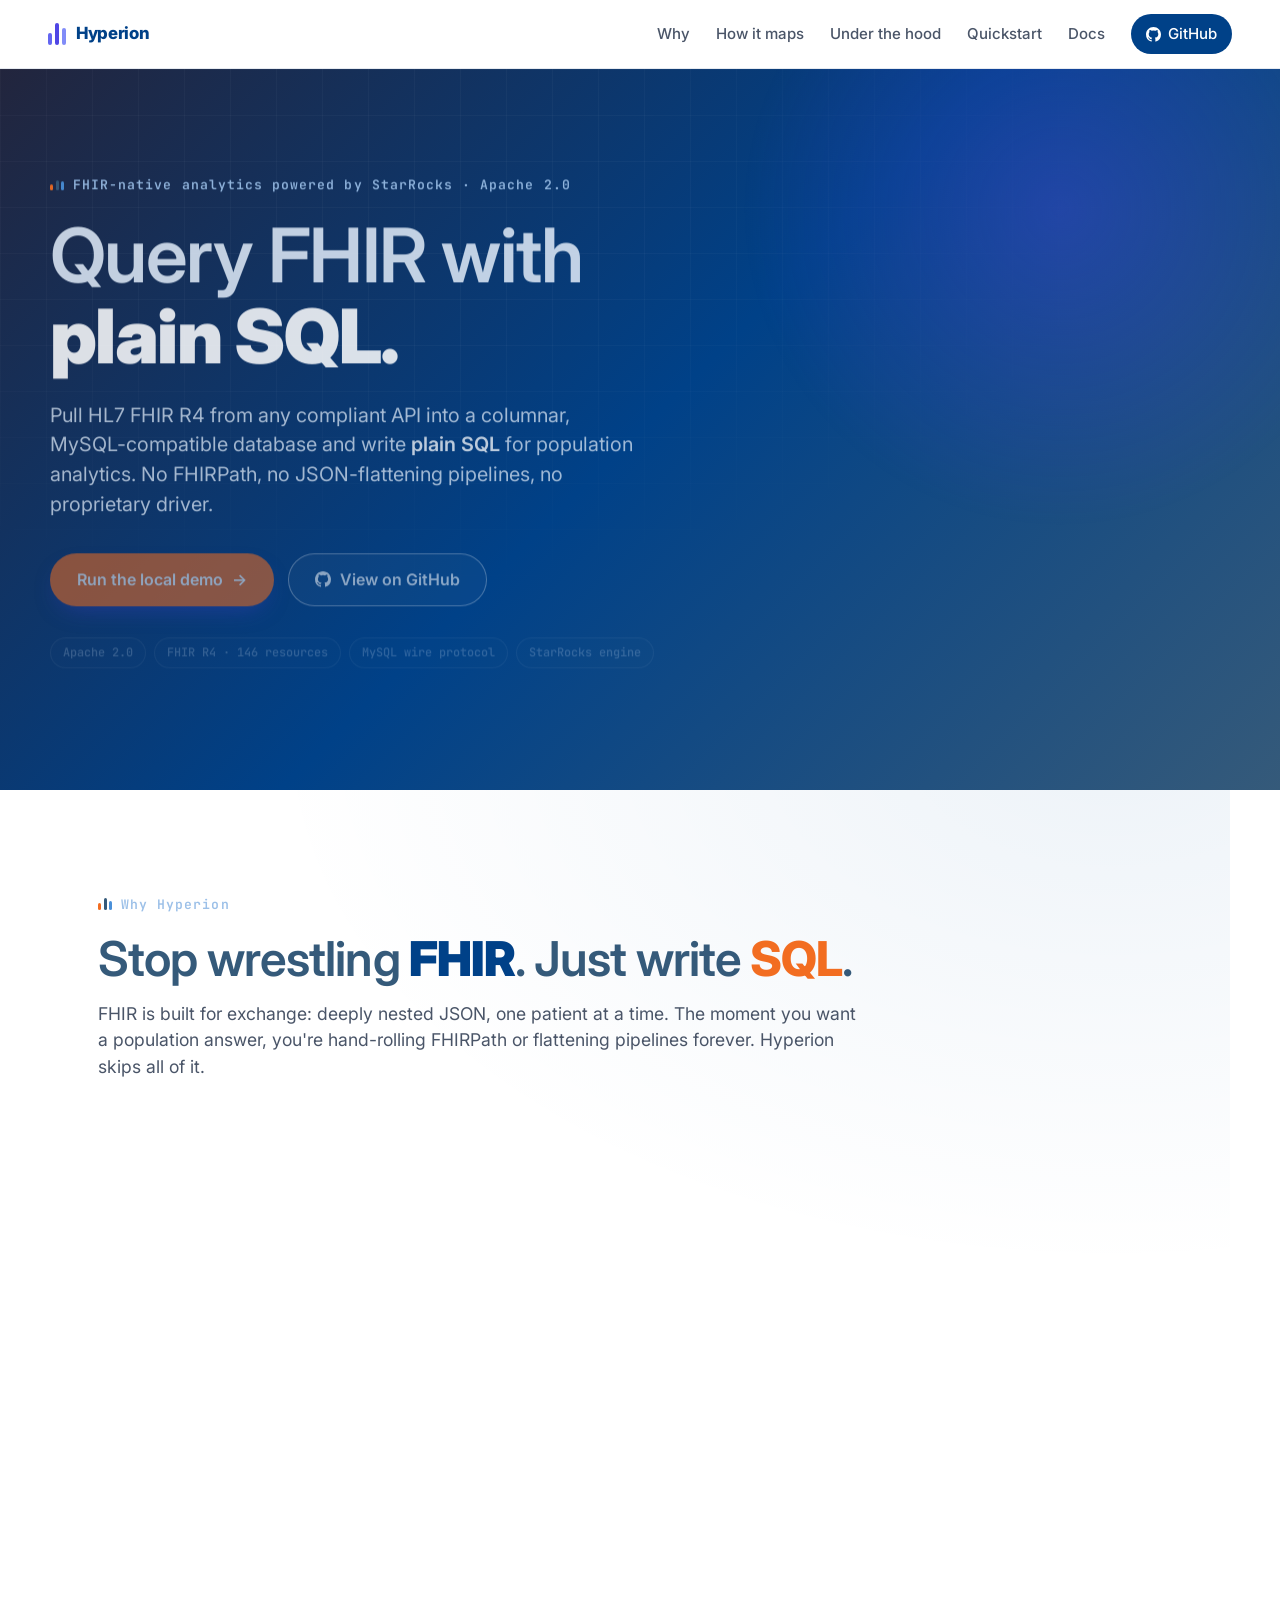
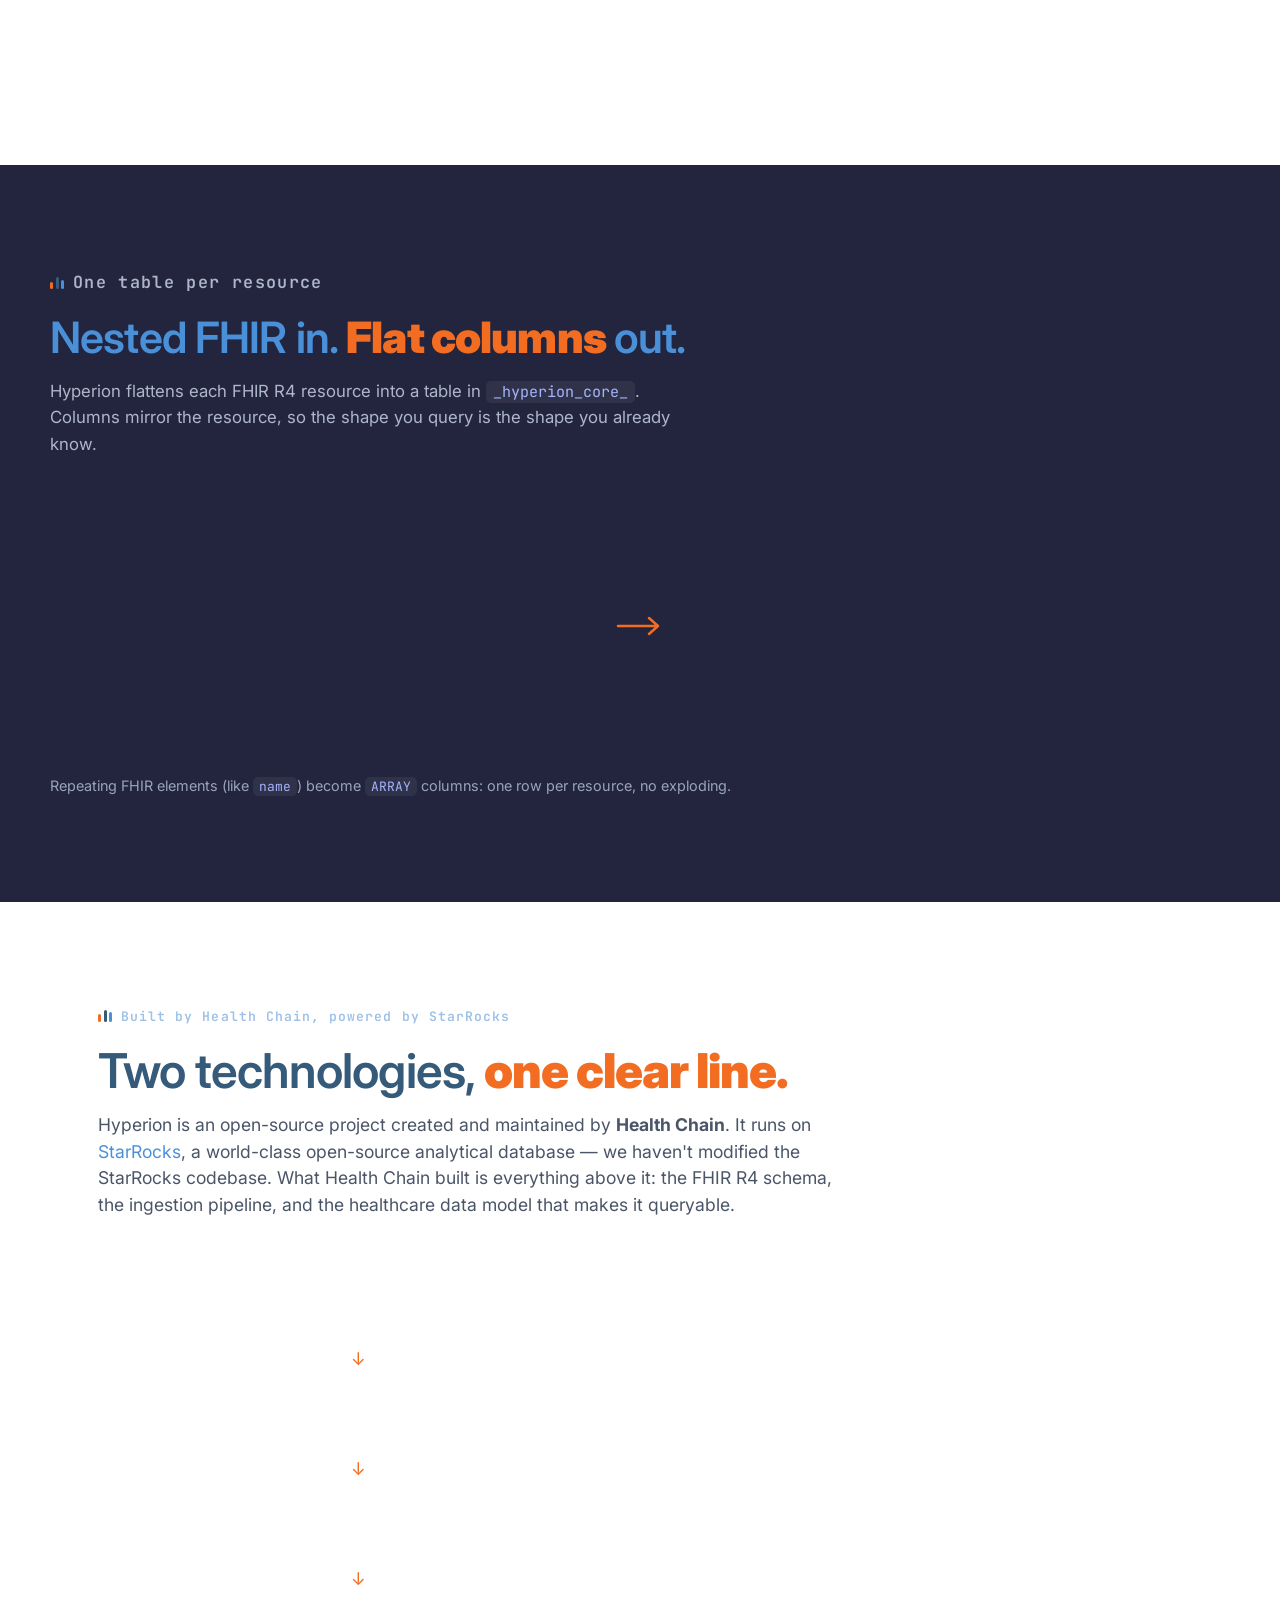
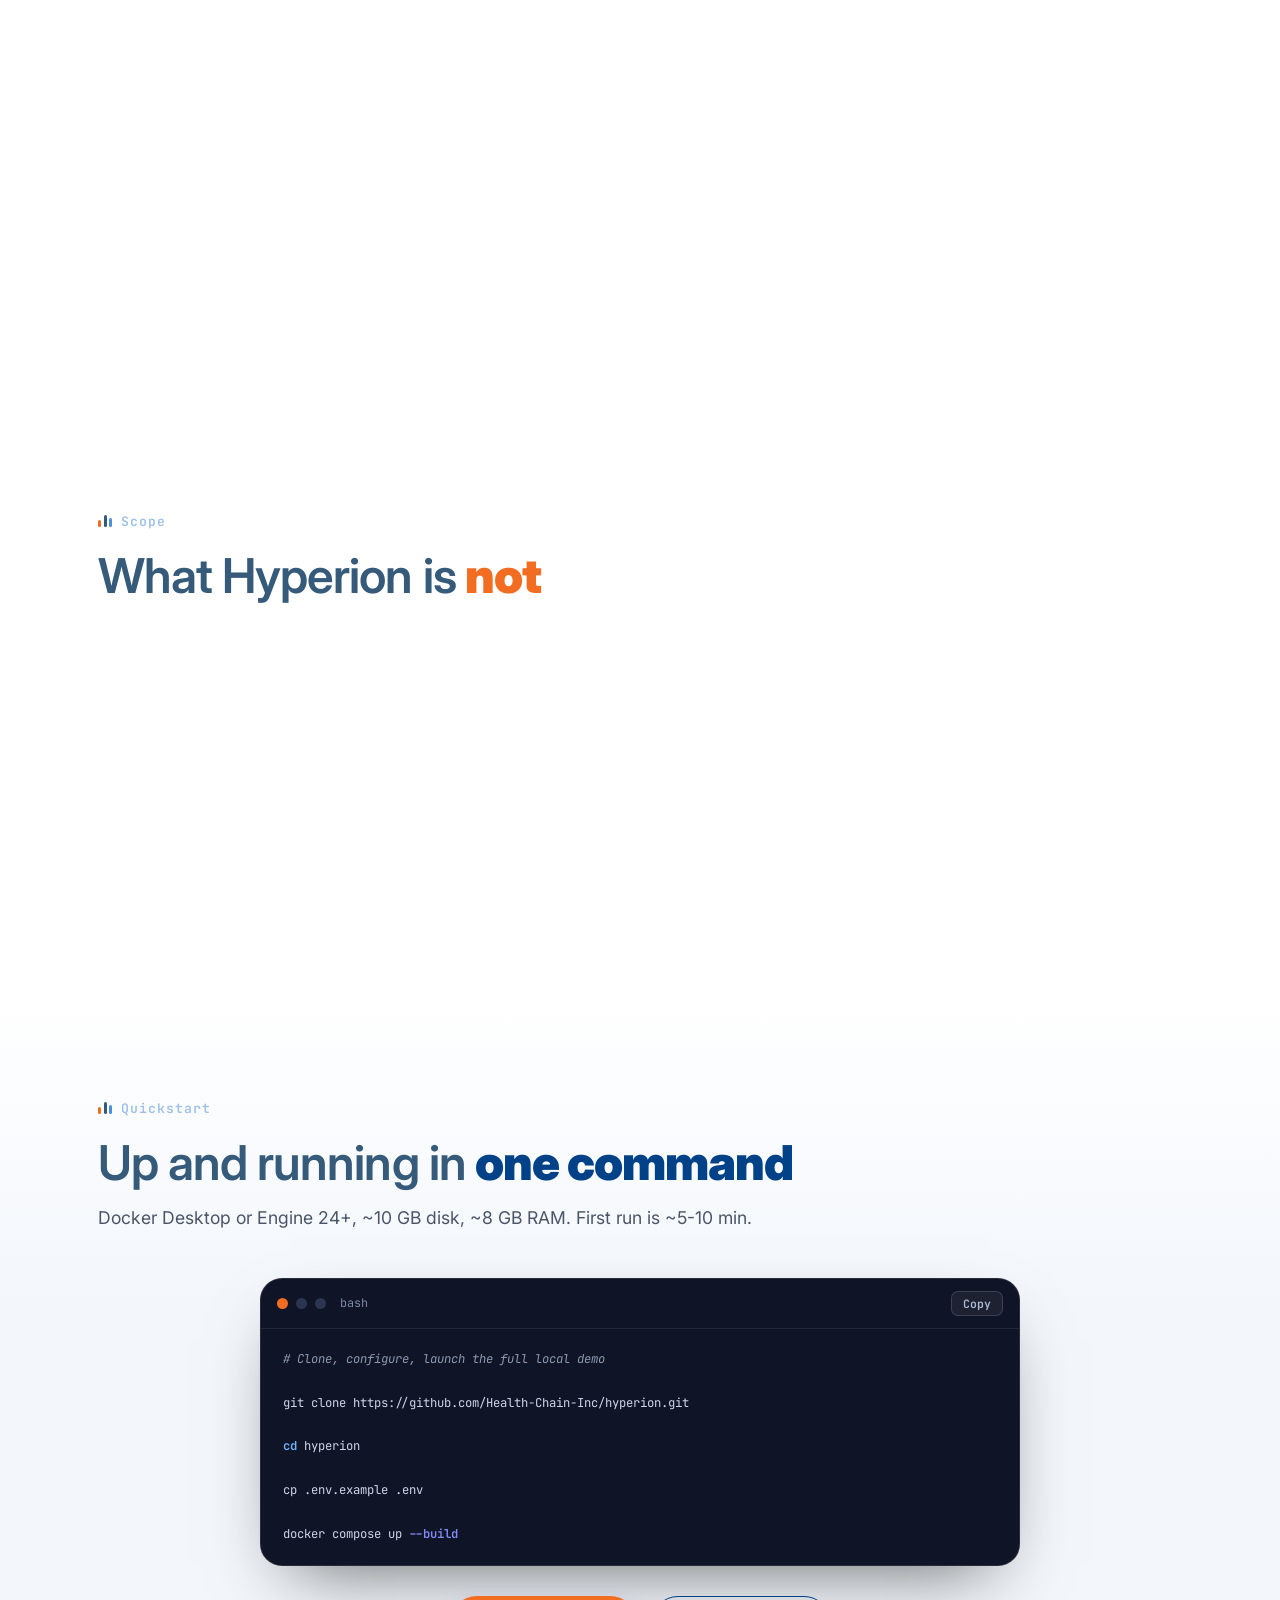
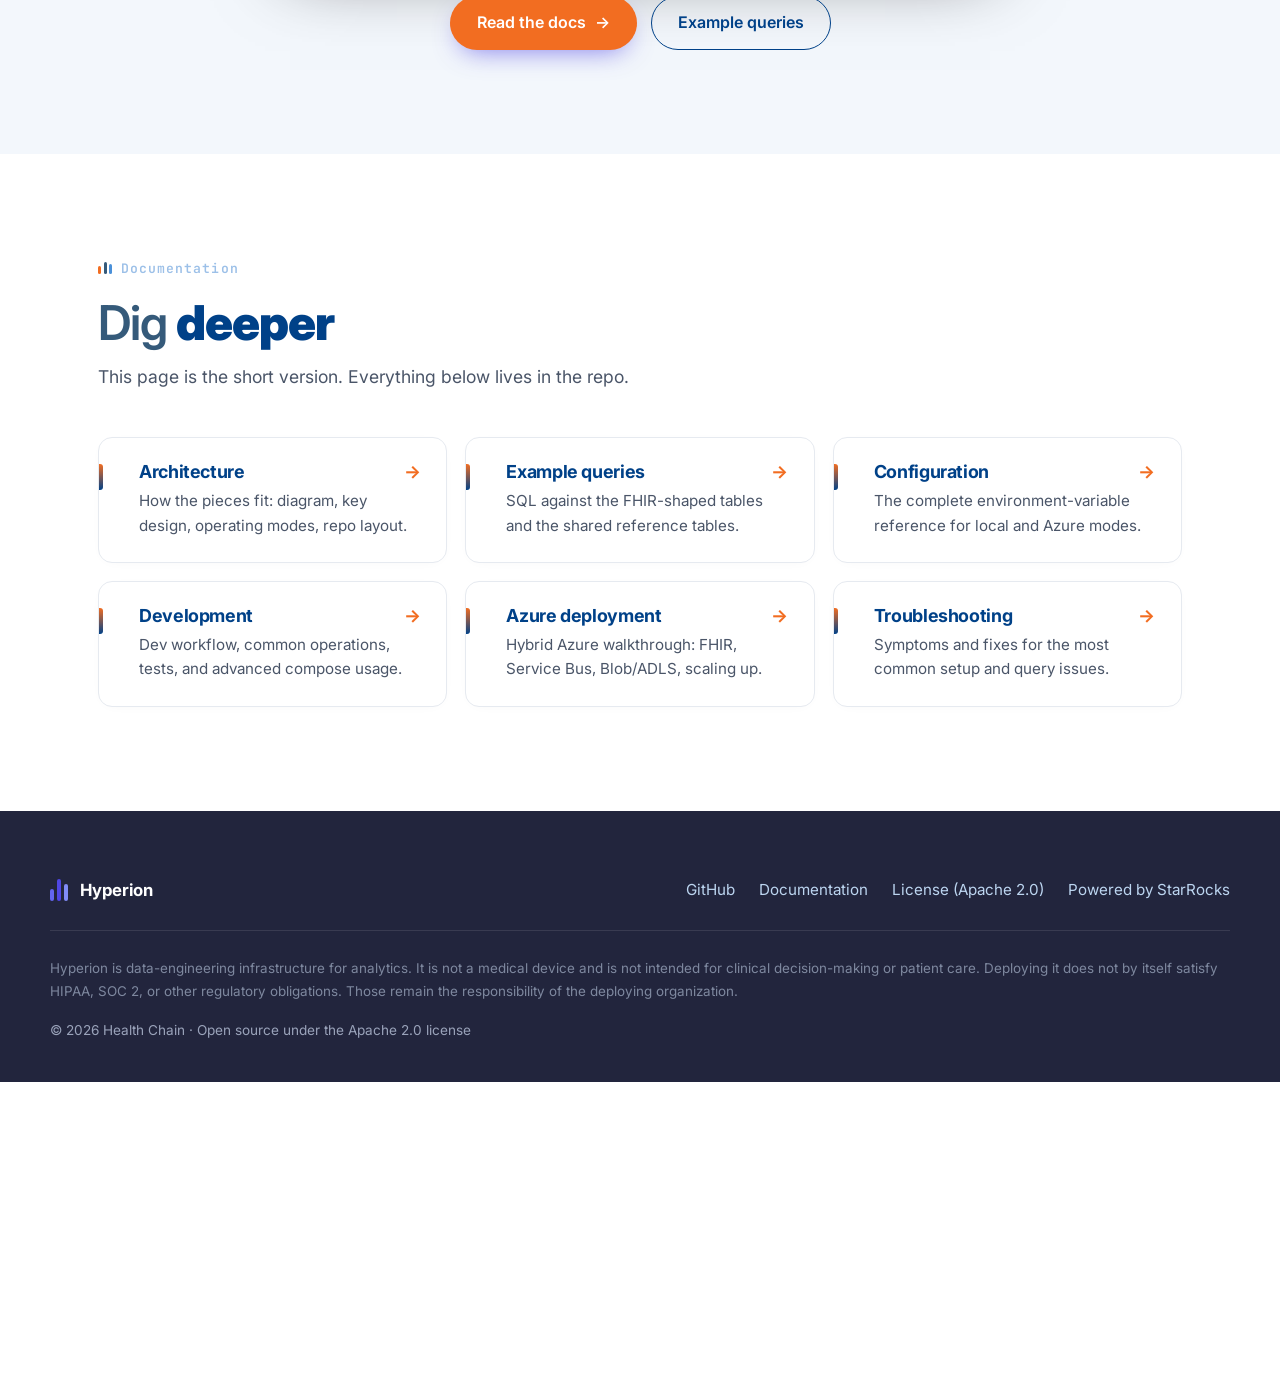
<file: docs/index.html>
<!doctype html>
<html lang="en">
<head>
  <meta charset="utf-8">
  <title>Hyperion</title>
  <meta http-equiv="refresh" content="0; url=./sites/">
  <link rel="canonical" href="https://health-chain-inc.github.io/hyperion/sites/">
  <meta name="robots" content="noindex">
</head>
<body>
  <p>Redirecting to <a href="./sites/">Hyperion</a>.</p>
</body>
</html>
</file>
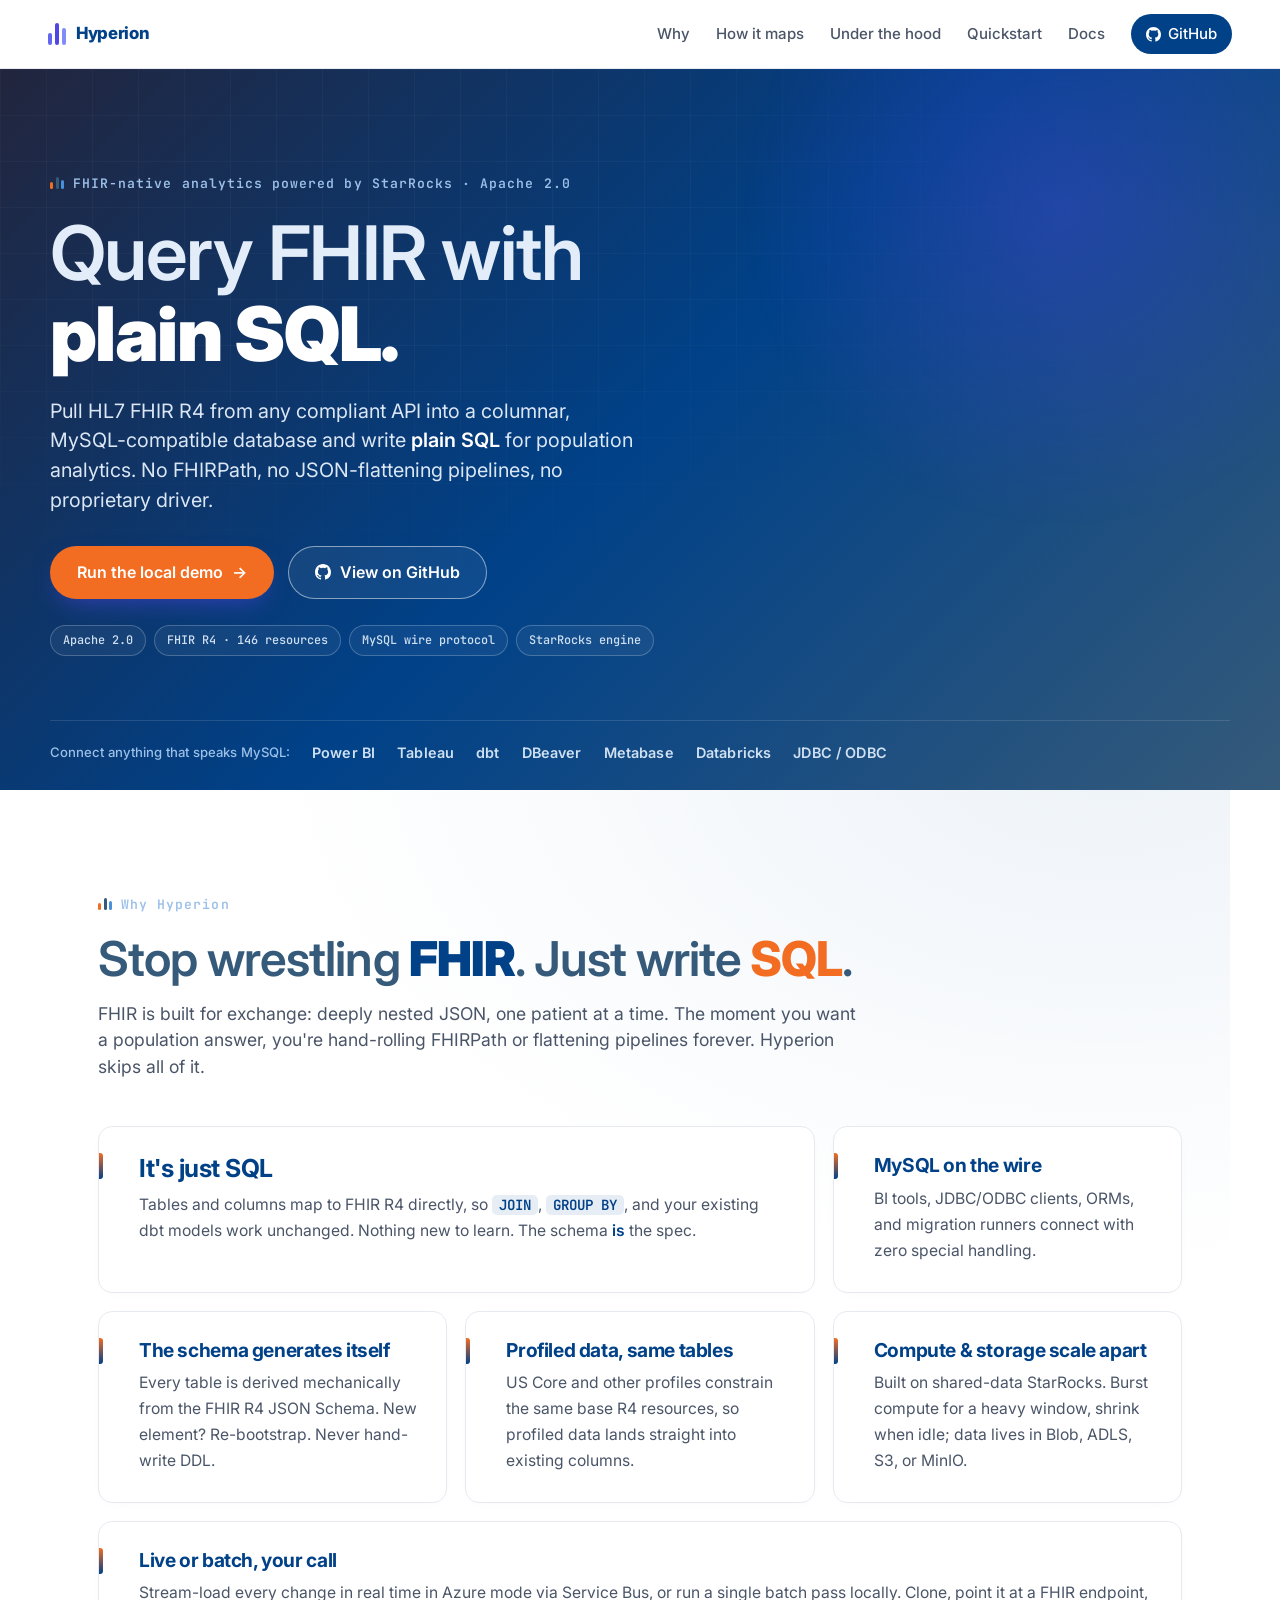
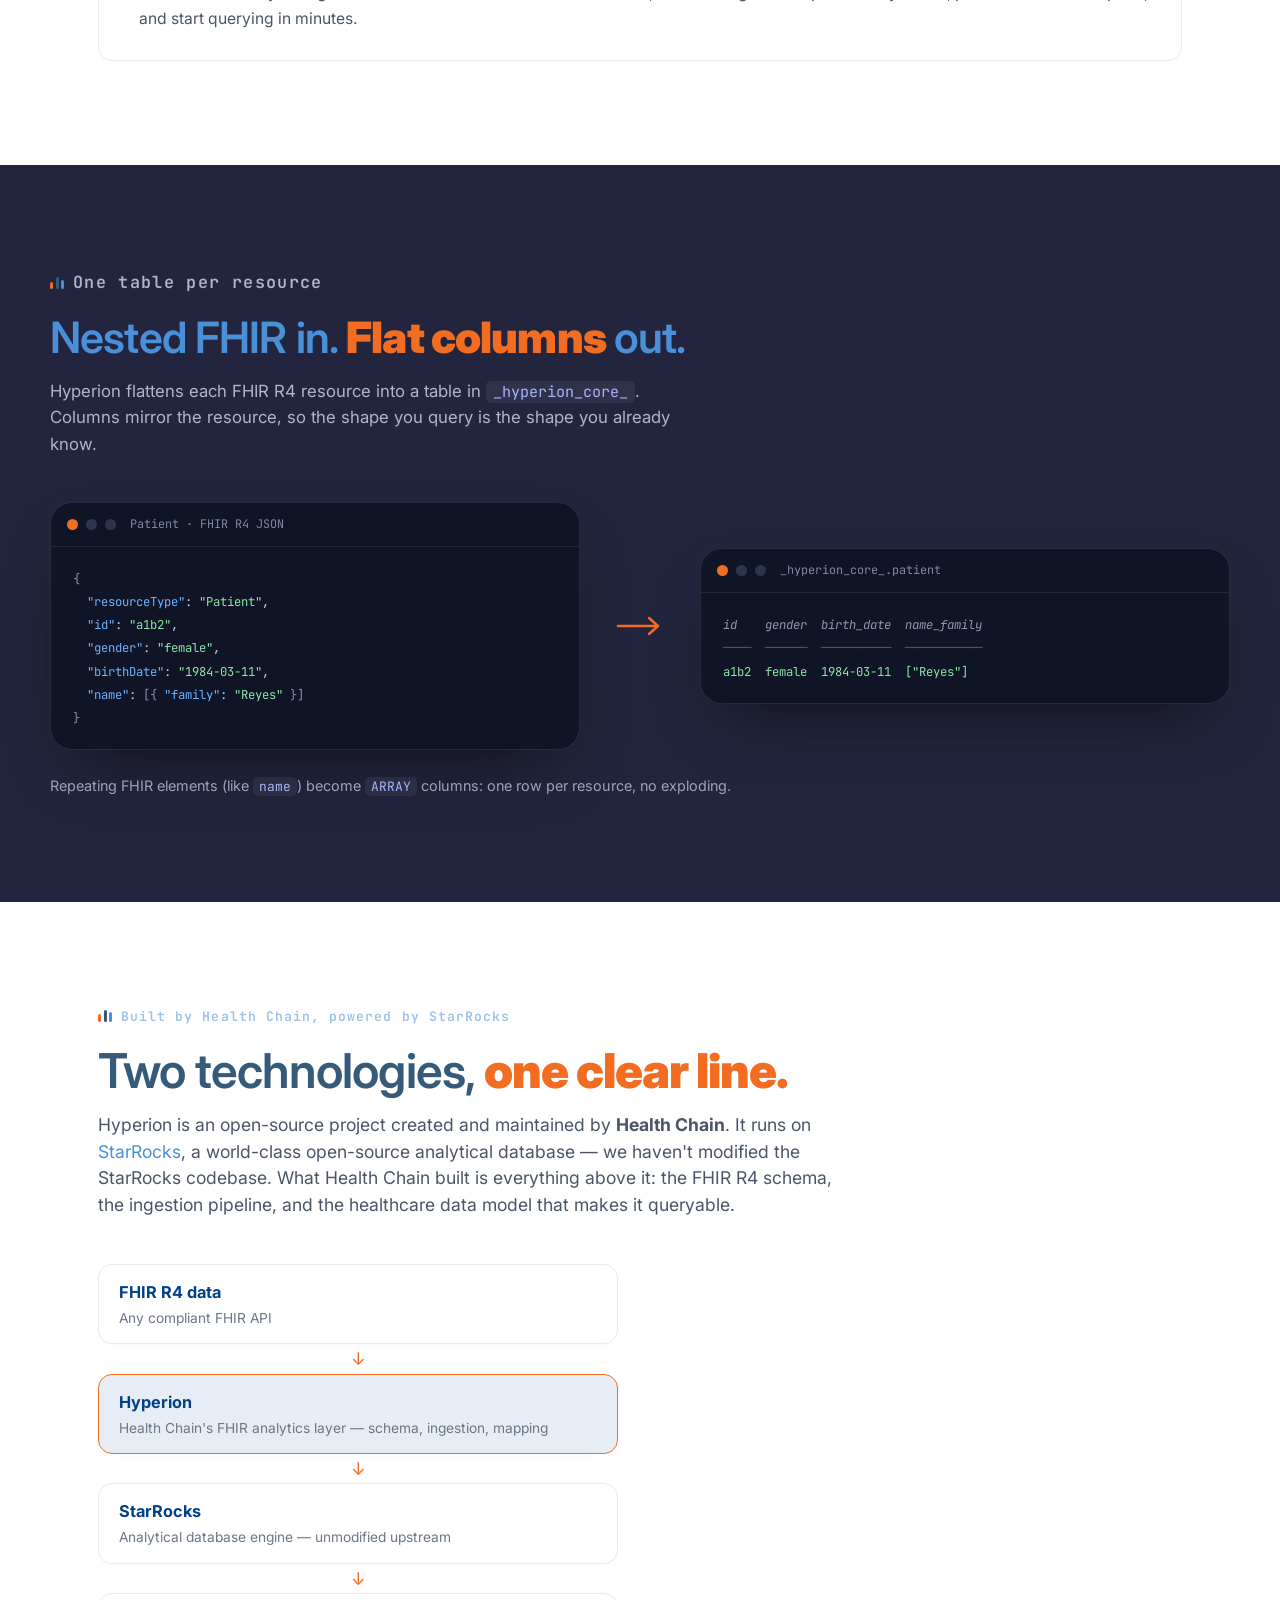
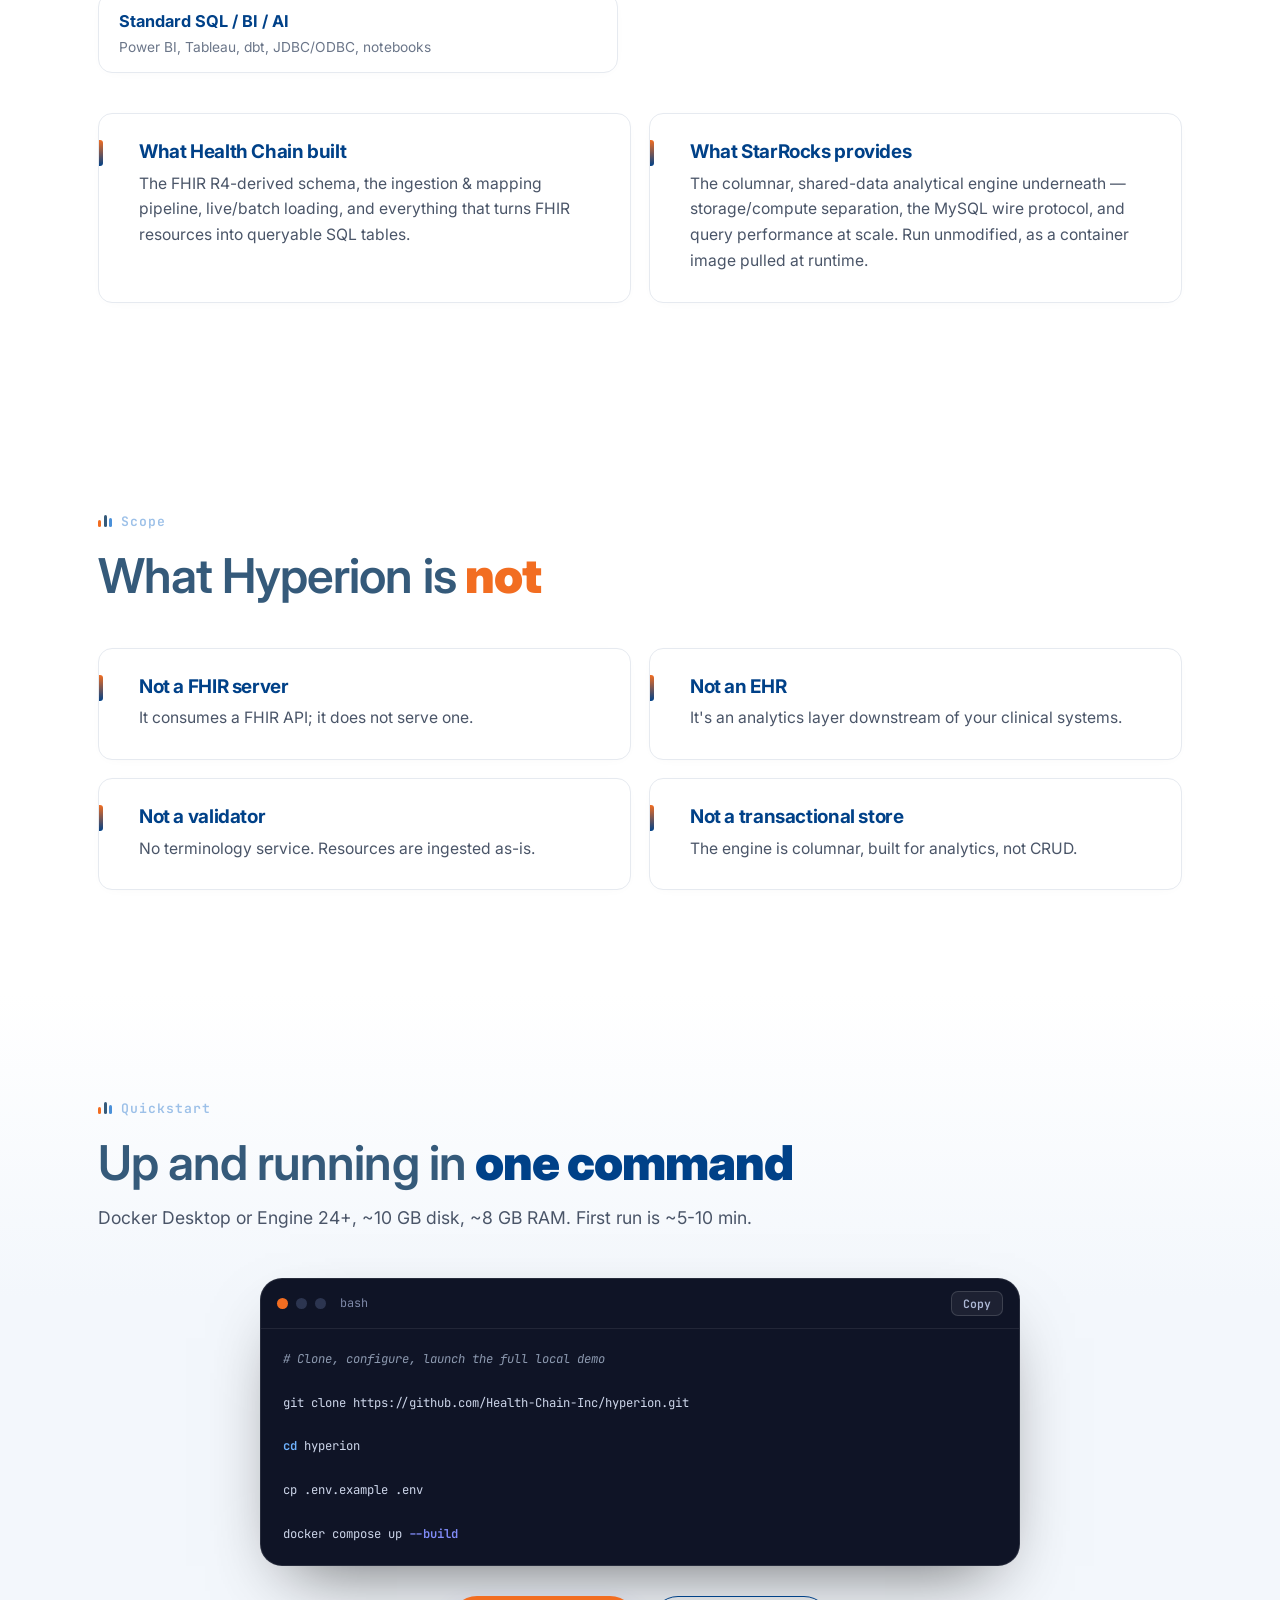
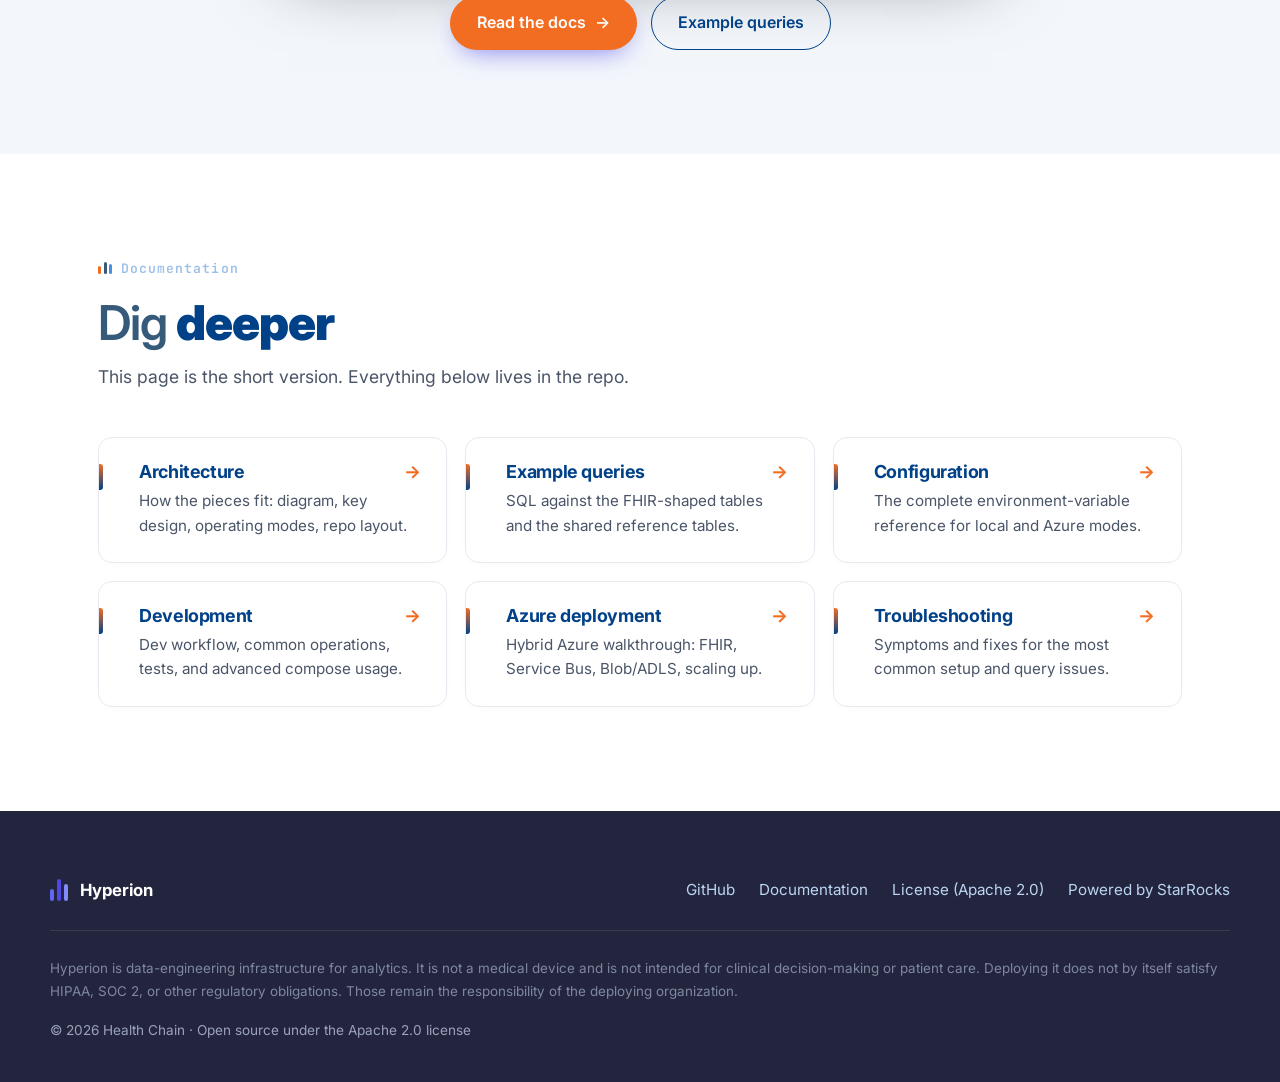
<file: docs/sites/index.html>
<!DOCTYPE html>
<html lang="en">
<head>
  <meta charset="utf-8" />
  <meta name="viewport" content="width=device-width, initial-scale=1" />

  <!-- Primary SEO -->
  <title>Hyperion: FHIR-native analytics powered by StarRocks</title>
  <meta name="description" content="Hyperion is FHIR-native analytics powered by StarRocks — an open-source project created and maintained by Health Chain that transforms HL7 FHIR R4 data into analytics-ready relational tables, queryable with standard SQL. No FHIRPath, no JSON unnesting." />
  <link rel="canonical" href="https://health-chain-inc.github.io/hyperion/sites/" />
  <meta name="theme-color" content="#0f172a" />
  <link rel="icon" href="data:image/svg+xml,%3Csvg%20xmlns='http://www.w3.org/2000/svg'%20viewBox='0%200%2032%2032'%3E%3Crect%20x='6'%20y='14'%20width='4'%20height='12'%20rx='1.5'%20fill='%236366f1'/%3E%3Crect%20x='14'%20y='5'%20width='4'%20height='21'%20rx='1.5'%20fill='%234f46e5'/%3E%3Crect%20x='22'%20y='10'%20width='4'%20height='16'%20rx='1.5'%20fill='%23818cf8'/%3E%3C/svg%3E" />

  <!-- Open Graph -->
  <meta property="og:type" content="website" />
  <meta property="og:site_name" content="Hyperion" />
  <meta property="og:title" content="Hyperion: FHIR-native analytics powered by StarRocks" />
  <meta property="og:description" content="An open-source project created and maintained by Health Chain that transforms HL7 FHIR R4 data into analytics-ready relational tables on StarRocks. No FHIRPath, no JSON unnesting. Open source." />
  <meta property="og:url" content="https://health-chain-inc.github.io/hyperion/sites/" />
  <meta property="og:image" content="https://health-chain-inc.github.io/hyperion/sites/og-image.svg" />

  <!-- Twitter -->
  <meta name="twitter:card" content="summary_large_image" />
  <meta name="twitter:title" content="Hyperion: FHIR-native analytics powered by StarRocks" />
  <meta name="twitter:description" content="Created and maintained by Health Chain. Transforms HL7 FHIR R4 into analytics-ready SQL tables on StarRocks. No FHIRPath, no JSON unnesting. Open source." />
  <meta name="twitter:image" content="https://health-chain-inc.github.io/hyperion/sites/og-image.svg" />

  <!-- Fonts: Inter (body/headings) + JetBrains Mono (code/labels) -->
  <link rel="preconnect" href="https://fonts.googleapis.com" />
  <link rel="preconnect" href="https://fonts.gstatic.com" crossorigin />
  <link href="https://fonts.googleapis.com/css2?family=Inter:wght@400;500;600;700;800;900&family=JetBrains+Mono:wght@400;500;600;700&display=swap" rel="stylesheet" />

  <!-- progressive-enhancement flag: scroll-reveal only hides content when JS is active -->
  <script>document.documentElement.classList.add('js');</script>
  <link rel="stylesheet" href="styles.css" />

  <!-- Analytics: GA4 + Consent Mode v2. Loads only on the canonical Pages host (forks/local never report) AND only after the visitor accepts. -->
  <script>
    window.dataLayer = window.dataLayer || [];
    function gtag(){dataLayer.push(arguments);}
    gtag('consent', 'default', { 'ad_storage':'denied', 'ad_user_data':'denied', 'ad_personalization':'denied', 'analytics_storage':'denied' });
    window.__loadGA = function () {
      if (window.__gaLoaded || location.hostname !== 'health-chain-inc.github.io') return;
      window.__gaLoaded = true;
      gtag('consent', 'update', { 'analytics_storage':'granted' });
      var s = document.createElement('script');
      s.async = true;
      s.src = 'https://www.googletagmanager.com/gtag/js?id=G-M7NSZF2RD1';
      document.head.appendChild(s);
      gtag('js', new Date());
      gtag('config', 'G-M7NSZF2RD1');
    };
    if (location.hostname === 'health-chain-inc.github.io' && localStorage.getItem('hyperion-analytics-consent') === 'granted') {
      window.__loadGA();
    }
  </script>

  <!-- Structured data: software -->
  <script type="application/ld+json">
  {
    "@context": "https://schema.org",
    "@type": "SoftwareApplication",
    "name": "Hyperion",
    "applicationCategory": "DeveloperApplication",
    "operatingSystem": "Docker (Linux, macOS, Windows)",
    "datePublished": "2026-06-09",
    "dateModified": "2026-06-10",
    "softwareVersion": "0.1.0",
    "description": "Hyperion is FHIR-native analytics powered by StarRocks: an open-source project created and maintained by Health Chain that transforms HL7 FHIR R4 healthcare data into a columnar, MySQL-compatible SQL database, one table per resource type, columns that mirror FHIR R4.",
    "url": "https://health-chain-inc.github.io/hyperion/sites/",
    "codeRepository": "https://github.com/Health-Chain-Inc/hyperion",
    "license": "https://www.apache.org/licenses/LICENSE-2.0",
    "isAccessibleForFree": true,
    "creator": { "@type": "Organization", "name": "Health Chain", "url": "https://github.com/Health-Chain-Inc" },
    "offers": { "@type": "Offer", "price": "0", "priceCurrency": "USD" }
  }
  </script>
  <!-- Structured data: FAQ -->
  <script type="application/ld+json">
  {
    "@context": "https://schema.org",
    "@type": "FAQPage",
    "mainEntity": [
      { "@type": "Question", "name": "What is Hyperion?",
        "acceptedAnswer": { "@type": "Answer", "text": "An open-source platform that pulls HL7 FHIR R4 resources into a columnar, MySQL-compatible SQL database, with one table per resource type and columns mirroring FHIR R4, so you can run population analytics with plain SQL." } },
      { "@type": "Question", "name": "Is Hyperion a FHIR server?",
        "acceptedAnswer": { "@type": "Answer", "text": "No. Hyperion consumes a FHIR API (such as HAPI or Azure Health Data Services); it does not serve one. It is an analytics layer downstream of your clinical systems." } },
      { "@type": "Question", "name": "How do I connect Hyperion to my FHIR server?",
        "acceptedAnswer": { "@type": "Answer", "text": "Point Hyperion at any FHIR R4-compliant HTTP API (for example HAPI or Azure Health Data Services). It fetches resources and persists them as flattened tables in the columnar engine. The Docker Compose quickstart wires up a full local demo in one command." } },
      { "@type": "Question", "name": "Which FHIR version does Hyperion support?",
        "acceptedAnswer": { "@type": "Answer", "text": "HL7 FHIR R4 (4.0.1). The schema is generated mechanically from the FHIR R4 JSON Schema and covers all 146 resource types." } },
      { "@type": "Question", "name": "What does Hyperion cost?",
        "acceptedAnswer": { "@type": "Answer", "text": "Nothing. It is free and open source under the Apache License 2.0." } },
      { "@type": "Question", "name": "Can I use Hyperion in production?",
        "acceptedAnswer": { "@type": "Answer", "text": "Yes. It runs locally for evaluation and supports an Azure deployment for real workloads. As infrastructure software it is provided without warranty, and HIPAA/SOC 2 obligations remain the responsibility of the deploying organization." } }
    ]
  }
  </script>
</head>
<body>
  <a class="skip-link" href="#main">Skip to content</a>

  <header class="site-header">
    <a class="brand" href="#top" aria-label="Hyperion home">
      <span class="brand-mark" aria-hidden="true"><i></i><i></i><i></i></span>
      <span class="brand-text"><strong>Hyperion</strong></span>
    </a>
    <nav class="site-nav" aria-label="Primary">
      <a href="#why">Why</a>
      <a href="#mapping">How it maps</a>
      <a href="#powered-by">Under the hood</a>
      <a href="#quickstart">Quickstart</a>
      <a href="#docs">Docs</a>
      <a class="nav-cta" href="https://github.com/Health-Chain-Inc/hyperion">
        <svg class="gh" viewBox="0 0 16 16" width="15" height="15" aria-hidden="true"><path fill="currentColor" d="M8 0C3.58 0 0 3.58 0 8a8 8 0 0 0 5.47 7.59c.4.07.55-.17.55-.38 0-.19-.01-.82-.01-1.49-2.01.37-2.53-.49-2.69-.94-.09-.23-.48-.94-.82-1.13-.28-.15-.68-.52-.01-.53.63-.01 1.08.58 1.23.82.72 1.21 1.87.87 2.33.66.07-.52.28-.87.51-1.07-1.78-.2-3.64-.89-3.64-3.95 0-.87.31-1.59.82-2.15-.08-.2-.36-1.02.08-2.12 0 0 .67-.21 2.2.82a7.42 7.42 0 0 1 4 0c1.53-1.04 2.2-.82 2.2-.82.44 1.1.16 1.92.08 2.12.51.56.82 1.27.82 2.15 0 3.07-1.87 3.75-3.65 3.95.29.25.54.73.54 1.48 0 1.07-.01 1.93-.01 2.2 0 .21.15.46.55.38A8.01 8.01 0 0 0 16 8c0-4.42-3.58-8-8-8Z"/></svg>
        GitHub
      </a>
    </nav>
  </header>

  <main id="main">
    <!-- HERO -->
    <section class="hero" id="top">
      <div class="hero-glow" aria-hidden="true"></div>
      <div class="hero-grid" aria-hidden="true"></div>
      <div class="hero-inner">
        <div class="hero-copy">
          <p class="kicker reveal" style="--d:0ms"><span class="col-mark" aria-hidden="true"><i></i><i></i><i></i></span>FHIR-native analytics powered by StarRocks · Apache&nbsp;2.0</p>
          <h1 class="reveal" style="--d:80ms"><span class="h1-thin">Query FHIR with</span><br /><span class="h1-bold accent-underline">plain SQL.</span></h1>
          <p class="lede reveal" style="--d:160ms">
            Pull HL7&nbsp;FHIR&nbsp;R4 from any compliant API into a columnar, MySQL-compatible database
            and write <strong>plain SQL</strong> for population analytics. No FHIRPath, no JSON-flattening
            pipelines, no proprietary driver.
          </p>
          <div class="hero-actions reveal" style="--d:240ms">
            <a class="btn btn-primary" href="#quickstart">Run the local demo<span class="btn-arrow" aria-hidden="true">→</span></a>
            <a class="btn btn-ghost" href="https://github.com/Health-Chain-Inc/hyperion">
              <svg class="gh" viewBox="0 0 16 16" width="16" height="16" aria-hidden="true"><path fill="currentColor" d="M8 0C3.58 0 0 3.58 0 8a8 8 0 0 0 5.47 7.59c.4.07.55-.17.55-.38 0-.19-.01-.82-.01-1.49-2.01.37-2.53-.49-2.69-.94-.09-.23-.48-.94-.82-1.13-.28-.15-.68-.52-.01-.53.63-.01 1.08.58 1.23.82.72 1.21 1.87.87 2.33.66.07-.52.28-.87.51-1.07-1.78-.2-3.64-.89-3.64-3.95 0-.87.31-1.59.82-2.15-.08-.2-.36-1.02.08-2.12 0 0 .67-.21 2.2.82a7.42 7.42 0 0 1 4 0c1.53-1.04 2.2-.82 2.2-.82.44 1.1.16 1.92.08 2.12.51.56.82 1.27.82 2.15 0 3.07-1.87 3.75-3.65 3.95.29.25.54.73.54 1.48 0 1.07-.01 1.93-.01 2.2 0 .21.15.46.55.38A8.01 8.01 0 0 0 16 8c0-4.42-3.58-8-8-8Z"/></svg>
              View on GitHub
            </a>
          </div>
          <ul class="chips reveal" style="--d:320ms" aria-label="At a glance">
            <li>Apache&nbsp;2.0</li>
            <li>FHIR&nbsp;R4 · 146 resources</li>
            <li>MySQL wire protocol</li>
            <li>StarRocks engine</li>
          </ul>
        </div>
      </div>

      <!-- "works with" trust strip -->
      <div class="trust-strip reveal" style="--d:400ms">
        <span class="trust-label">Connect anything that speaks MySQL:</span>
        <ul>
          <li>Power BI</li><li>Tableau</li><li>dbt</li><li>DBeaver</li><li>Metabase</li><li>Databricks</li><li>JDBC / ODBC</li>
        </ul>
      </div>
    </section>

    <!-- WHY (bento, asymmetric) -->
    <section class="section" id="why">
      <div class="section-head">
        <p class="kicker kicker-ink"><span class="col-mark" aria-hidden="true"><i></i><i></i><i></i></span>Why Hyperion</p>
        <h2><span class="w6">Stop wrestling</span> <span class="w9">FHIR</span><span class="w6">. Just write</span> <span class="w8 accent">SQL</span><span class="w6">.</span></h2>
        <p class="section-sub">
          FHIR is built for exchange: deeply nested JSON, one patient at a time. The moment you want a
          population answer, you're hand-rolling FHIRPath or flattening pipelines forever. Hyperion skips all of it.
        </p>
      </div>
      <ul class="bento">
        <li class="feature feature-lg reveal-on-scroll">
          <span class="feature-rule" aria-hidden="true"></span>
          <h3>It's just SQL</h3>
          <p>Tables and columns map to FHIR&nbsp;R4 directly, so <code>JOIN</code>, <code>GROUP&nbsp;BY</code>, and your existing dbt models work unchanged. Nothing new to learn. The schema <em>is</em> the spec.</p>
        </li>
        <li class="feature reveal-on-scroll">
          <span class="feature-rule" aria-hidden="true"></span>
          <h3>MySQL on the wire</h3>
          <p>BI tools, JDBC/ODBC clients, ORMs, and migration runners connect with zero special handling.</p>
        </li>
        <li class="feature reveal-on-scroll">
          <span class="feature-rule" aria-hidden="true"></span>
          <h3>The schema generates itself</h3>
          <p>Every table is derived mechanically from the FHIR&nbsp;R4 JSON Schema. New element? Re-bootstrap. Never hand-write DDL.</p>
        </li>
        <li class="feature reveal-on-scroll">
          <span class="feature-rule" aria-hidden="true"></span>
          <h3>Profiled data, same tables</h3>
          <p>US&nbsp;Core and other profiles constrain the same base R4 resources, so profiled data lands straight into existing columns.</p>
        </li>
        <li class="feature reveal-on-scroll">
          <span class="feature-rule" aria-hidden="true"></span>
          <h3>Compute &amp; storage scale apart</h3>
          <p>Built on shared-data StarRocks. Burst compute for a heavy window, shrink when idle; data lives in Blob, ADLS, S3, or MinIO.</p>
        </li>
        <li class="feature feature-wide reveal-on-scroll">
          <span class="feature-rule" aria-hidden="true"></span>
          <h3>Live or batch, your call</h3>
          <p>Stream-load every change in real time in Azure mode via Service Bus, or run a single batch pass locally. Clone, point it at a FHIR endpoint, and start querying in minutes.</p>
        </li>
      </ul>
    </section>

    <!-- HOW IT MAPS (FHIR JSON -> SQL row) -->
    <section class="section-dark" id="mapping">
      <div class="mapping-wrap">
        <div class="mapping-head">
          <p class="kicker kicker-dark"><span class="col-mark" aria-hidden="true"><i></i><i></i><i></i></span>One table per resource</p>
          <h2><span class="w6">Nested FHIR in.</span> <span class="w9 accent">Flat columns</span> <span class="w6">out.</span></h2>
          <p>Hyperion flattens each FHIR&nbsp;R4 resource into a table in <code>_hyperion_core_</code>. Columns mirror the resource, so the shape you query is the shape you already know.</p>
        </div>
        <div class="transform">
          <div class="code-card transform-from reveal-on-scroll">
            <div class="code-card-bar"><span class="dot"></span><span class="dot"></span><span class="dot"></span><span class="code-tab">Patient · FHIR R4 JSON</span></div>
<pre class="code" role="region" aria-label="Patient resource as FHIR R4 JSON"><code><span class="c-pun">{</span>
  <span class="c-key">"resourceType"</span>: <span class="c-str">"Patient"</span>,
  <span class="c-key">"id"</span>: <span class="c-str">"a1b2"</span>,
  <span class="c-key">"gender"</span>: <span class="c-str">"female"</span>,
  <span class="c-key">"birthDate"</span>: <span class="c-str">"1984-03-11"</span>,
  <span class="c-key">"name"</span>: <span class="c-pun">[{</span> <span class="c-key">"family"</span>: <span class="c-str">"Reyes"</span> <span class="c-pun">}]</span>
<span class="c-pun">}</span></code></pre>
          </div>
          <div class="transform-arrow" aria-hidden="true">
            <svg viewBox="0 0 48 24" width="48" height="24"><path d="M2 12h40m0 0-9-8m9 8-9 8" fill="none" stroke="currentColor" stroke-width="2.5" stroke-linecap="round" stroke-linejoin="round"/></svg>
          </div>
          <div class="code-card transform-to reveal-on-scroll">
            <div class="code-card-bar"><span class="dot"></span><span class="dot"></span><span class="dot"></span><span class="code-tab">_hyperion_core_.patient</span></div>
<pre class="code table-out" role="region" aria-label="Flattened patient table in the engine"><code><span class="c-com">id    gender  birth_date  name_family</span>
<span class="c-rule">────  ──────  ──────────  ───────────</span>
a1b2  female  1984-03-11  ["Reyes"]</code></pre>
          </div>
        </div>
        <p class="transform-note">Repeating FHIR elements (like <code>name</code>) become <code>ARRAY</code> columns: one row per resource, no exploding.</p>
      </div>
    </section>

    <!-- BUILT BY / POWERED BY -->
    <section class="section" id="powered-by">
      <div class="section-head">
        <p class="kicker kicker-ink"><span class="col-mark" aria-hidden="true"><i></i><i></i><i></i></span>Built by Health Chain, powered by StarRocks</p>
        <h2><span class="w6">Two technologies,</span> <span class="w9 accent">one clear line.</span></h2>
        <p class="section-sub">Hyperion is an open-source project created and maintained by <strong>Health&nbsp;Chain</strong>. It runs on <a href="https://github.com/StarRocks/starrocks" target="_blank" rel="noopener">StarRocks</a>, a world-class open-source analytical database &mdash; we haven't modified the StarRocks codebase. What Health Chain built is everything above it: the FHIR&nbsp;R4 schema, the ingestion pipeline, and the healthcare data model that makes it queryable.</p>
      </div>

      <ol class="layer-stack" aria-label="Data flow from FHIR to SQL">
        <li class="layer-item reveal-on-scroll"><span class="layer-label">FHIR&nbsp;R4 data</span><span class="layer-sub">Any compliant FHIR API</span></li>
        <li class="layer-arrow" aria-hidden="true">↓</li>
        <li class="layer-item layer-hc reveal-on-scroll"><span class="layer-label">Hyperion</span><span class="layer-sub">Health Chain's FHIR analytics layer &mdash; schema, ingestion, mapping</span></li>
        <li class="layer-arrow" aria-hidden="true">↓</li>
        <li class="layer-item reveal-on-scroll"><span class="layer-label">StarRocks</span><span class="layer-sub">Analytical database engine &mdash; unmodified upstream</span></li>
        <li class="layer-arrow" aria-hidden="true">↓</li>
        <li class="layer-item reveal-on-scroll"><span class="layer-label">Standard SQL / BI / AI</span><span class="layer-sub">Power BI, Tableau, dbt, JDBC/ODBC, notebooks</span></li>
      </ol>

      <ul class="not-grid attrib-grid">
        <li class="reveal-on-scroll">
          <span class="feature-rule" aria-hidden="true"></span>
          <h3>What Health Chain built</h3>
          <p>The FHIR&nbsp;R4-derived schema, the ingestion &amp; mapping pipeline, live/batch loading, and everything that turns FHIR resources into queryable SQL tables.</p>
        </li>
        <li class="reveal-on-scroll">
          <span class="feature-rule" aria-hidden="true"></span>
          <h3>What StarRocks provides</h3>
          <p>The columnar, shared-data analytical engine underneath &mdash; storage/compute separation, the MySQL wire protocol, and query performance at scale. Run unmodified, as a container image pulled at runtime.</p>
        </li>
      </ul>
    </section>

    <!-- WHAT IT IS NOT -->
    <section class="section" id="scope">
      <div class="section-head">
        <p class="kicker kicker-ink"><span class="col-mark" aria-hidden="true"><i></i><i></i><i></i></span>Scope</p>
        <h2><span class="w6">What Hyperion is</span> <span class="w9 accent">not</span></h2>
      </div>
      <ul class="not-grid">
        <li class="reveal-on-scroll">
          <span class="feature-rule" aria-hidden="true"></span>
          <h3>Not a FHIR server</h3>
          <p>It consumes a FHIR API; it does not serve one.</p>
        </li>
        <li class="reveal-on-scroll">
          <span class="feature-rule" aria-hidden="true"></span>
          <h3>Not an EHR</h3>
          <p>It's an analytics layer downstream of your clinical systems.</p>
        </li>
        <li class="reveal-on-scroll">
          <span class="feature-rule" aria-hidden="true"></span>
          <h3>Not a validator</h3>
          <p>No terminology service. Resources are ingested as-is.</p>
        </li>
        <li class="reveal-on-scroll">
          <span class="feature-rule" aria-hidden="true"></span>
          <h3>Not a transactional store</h3>
          <p>The engine is columnar, built for analytics, not CRUD.</p>
        </li>
      </ul>
    </section>

    <!-- QUICKSTART -->
    <section class="section-tint" id="quickstart">
      <div class="section-inner">
        <div class="section-head">
          <p class="kicker kicker-ink"><span class="col-mark" aria-hidden="true"><i></i><i></i><i></i></span>Quickstart</p>
          <h2><span class="w6">Up and running in</span> <span class="w9">one command</span></h2>
          <p class="section-sub">Docker Desktop or Engine 24+, ~10&nbsp;GB disk, ~8&nbsp;GB RAM. First run is ~5-10&nbsp;min.</p>
        </div>
        <div class="code-card code-card-wide">
          <div class="code-card-bar">
            <span class="dot"></span><span class="dot"></span><span class="dot"></span>
            <span class="code-tab">bash</span>
            <button class="copy-btn" type="button" data-copy-target="#sql-quickstart" aria-label="Copy commands">Copy</button>
          </div>
<pre class="code" id="sql-quickstart" role="region" aria-label="Quickstart shell commands"><code><span class="cl"><span class="c-com"># Clone, configure, launch the full local demo</span></span>
<span class="cl">git clone https://github.com/Health-Chain-Inc/hyperion.git</span>
<span class="cl"><span class="c-kw">cd</span> hyperion</span>
<span class="cl">cp .env.example .env</span>
<span class="cl">docker compose up <span class="c-flag">--build</span></span></code></pre>
        </div>
        <div class="quickstart-actions">
          <a class="btn btn-primary" href="https://github.com/Health-Chain-Inc/hyperion">Read the docs<span class="btn-arrow" aria-hidden="true">→</span></a>
          <a class="btn btn-outline" href="https://github.com/Health-Chain-Inc/hyperion/blob/main/docs/queries.md">Example queries</a>
        </div>
      </div>
    </section>

    <!-- DOCUMENTATION (the README "Going deeper" table, as a page section) -->
    <section class="section" id="docs">
      <div class="section-head">
        <p class="kicker kicker-ink"><span class="col-mark" aria-hidden="true"><i></i><i></i><i></i></span>Documentation</p>
        <h2><span class="w6">Dig</span> <span class="w9">deeper</span></h2>
        <p class="section-sub">This page is the short version. Everything below lives in the repo.</p>
      </div>
      <ul class="docs-grid">
        <li><a class="doc-card" href="https://github.com/Health-Chain-Inc/hyperion/blob/main/docs/architecture.md">
          <span class="feature-rule" aria-hidden="true"></span>
          <h3>Architecture <span class="doc-arrow" aria-hidden="true">→</span></h3>
          <p>How the pieces fit: diagram, key design, operating modes, repo layout.</p>
        </a></li>
        <li><a class="doc-card" href="https://github.com/Health-Chain-Inc/hyperion/blob/main/docs/queries.md">
          <span class="feature-rule" aria-hidden="true"></span>
          <h3>Example queries <span class="doc-arrow" aria-hidden="true">→</span></h3>
          <p>SQL against the FHIR-shaped tables and the shared reference tables.</p>
        </a></li>
        <li><a class="doc-card" href="https://github.com/Health-Chain-Inc/hyperion/blob/main/docs/configuration.md">
          <span class="feature-rule" aria-hidden="true"></span>
          <h3>Configuration <span class="doc-arrow" aria-hidden="true">→</span></h3>
          <p>The complete environment-variable reference for local and Azure modes.</p>
        </a></li>
        <li><a class="doc-card" href="https://github.com/Health-Chain-Inc/hyperion/blob/main/docs/development.md">
          <span class="feature-rule" aria-hidden="true"></span>
          <h3>Development <span class="doc-arrow" aria-hidden="true">→</span></h3>
          <p>Dev workflow, common operations, tests, and advanced compose usage.</p>
        </a></li>
        <li><a class="doc-card" href="https://github.com/Health-Chain-Inc/hyperion/blob/main/docs/deployment-azure.md">
          <span class="feature-rule" aria-hidden="true"></span>
          <h3>Azure deployment <span class="doc-arrow" aria-hidden="true">→</span></h3>
          <p>Hybrid Azure walkthrough: FHIR, Service Bus, Blob/ADLS, scaling up.</p>
        </a></li>
        <li><a class="doc-card" href="https://github.com/Health-Chain-Inc/hyperion/blob/main/docs/troubleshooting.md">
          <span class="feature-rule" aria-hidden="true"></span>
          <h3>Troubleshooting <span class="doc-arrow" aria-hidden="true">→</span></h3>
          <p>Symptoms and fixes for the most common setup and query issues.</p>
        </a></li>
      </ul>
    </section>
  </main>

  <footer class="site-footer">
    <div class="footer-top">
      <div class="footer-brand">
        <span class="brand-mark" aria-hidden="true"><i></i><i></i><i></i></span>
        <span><strong>Hyperion</strong></span>
      </div>
      <nav class="footer-links" aria-label="Footer">
        <a href="https://github.com/Health-Chain-Inc/hyperion">GitHub</a>
        <a href="https://github.com/Health-Chain-Inc/hyperion/tree/main/docs">Documentation</a>
        <a href="https://github.com/Health-Chain-Inc/hyperion/blob/main/LICENSE">License (Apache 2.0)</a>
        <a href="https://github.com/StarRocks/starrocks">Powered by StarRocks</a>
      </nav>
    </div>
    <p class="disclaimer">
      Hyperion is data-engineering infrastructure for analytics. It is not a medical device and is
      not intended for clinical decision-making or patient care. Deploying it does not by itself
      satisfy HIPAA, SOC&nbsp;2, or other regulatory obligations. Those remain the responsibility of
      the deploying organization.
    </p>
    <p class="copyright">© 2026 Health Chain · Open source under the Apache 2.0 license</p>
  </footer>

  <div id="consent-banner" class="consent-banner" hidden role="dialog" aria-label="Analytics consent">
    <p>We use Google Analytics to measure traffic and see how Hyperion is reaching people. Nothing is collected until you accept.</p>
    <div class="consent-actions">
      <button type="button" class="btn btn-primary" data-consent="granted">Accept</button>
      <button type="button" class="btn btn-outline" data-consent="denied">Decline</button>
    </div>
  </div>
  <script>
    (function () {
      var KEY = 'hyperion-analytics-consent';
      var banner = document.getElementById('consent-banner');
      if (!banner) return;
      // Only show where analytics can actually run (canonical host) and no choice made yet.
      if (location.hostname === 'health-chain-inc.github.io' && !localStorage.getItem(KEY)) {
        banner.hidden = false;
      }
      banner.addEventListener('click', function (e) {
        var choice = e.target && e.target.getAttribute('data-consent');
        if (!choice) return;
        localStorage.setItem(KEY, choice);
        banner.hidden = true;
        if (choice === 'granted' && typeof window.__loadGA === 'function') window.__loadGA();
      });
    })();
  </script>

  <script src="site.js" defer></script>
</body>
</html>
</file>
<file: docs/sites/styles.css>
/* Hyperion landing page: Health Chain brand palette (HC Blue / HC Orange),
   matching health-chain.com. Light theme default, dark navy hero. */

:root {
  --hc-blue:      #004188; /* HC Blue — primary brand, headers, key CTAs */
  --hc-blue-dk:   #22253d; /* Midnight — deep backgrounds */
  --hc-blue-lt:   #355a7a; /* Ocean Blue — secondary/layered elements */
  --hc-orange:    #f26d21; /* HC Orange — accents, highlights */
  --hc-orange-dk: #d35f1a;
  --hc-ocean:     #355a7a;
  --hc-midnight:  #22253d;
  --hc-sky:       #4a90d9; /* Sky Blue — links, interactive elements */

  /* brand tints */
  --blue-wash:    #e7edf5;
  --orange-wash:  #fdece0;

  --bg:        #ffffff;
  --surface:   #f9fafb;
  --tint:      #f3f7fc;
  --border:    #e6eaf0;

  --ink:       #1b2536;
  --ink-soft:  #4a5568;
  --ink-faint: #6b7689;

  --radius:    14px;
  --radius-lg: 22px;
  --maxw:      1180px;

  --font-sans: "Inter", "Segoe UI", "Roboto", system-ui, sans-serif;
  --font-mono: "JetBrains Mono", "Fira Code", "Consolas", monospace;
}

* { box-sizing: border-box; }
html { scroll-behavior: smooth; }
body {
  margin: 0; font-family: var(--font-sans); color: var(--ink); background: var(--bg);
  line-height: 1.6; -webkit-font-smoothing: antialiased; text-rendering: optimizeLegibility;
}
h1, h2, h3 { line-height: 1.08; letter-spacing: -0.02em; color: var(--hc-blue); margin: 0; }
a { color: var(--hc-sky); text-decoration: none; }
a:hover { color: var(--hc-blue); }
code { font-family: var(--font-mono); font-size: 0.9em; }

:focus-visible { outline: 3px solid var(--hc-sky); outline-offset: 2px; border-radius: 4px; }

.skip-link { position: absolute; left: -999px; top: 0; z-index: 100; background: var(--hc-blue); color: #fff; padding: 10px 16px; border-radius: 0 0 8px 0; }
.skip-link:focus { left: 0; }

/* mono kicker: technical-credibility label */
.kicker { font-family: var(--font-mono); font-size: 0.82rem; font-weight: 600; letter-spacing: 0.08em; color: #9cc0e8; margin: 0 0 18px; }
.kicker-ink { color: var(--hc-blue); }
.kicker-dark { color: #a5b4fc; }

/* columnar-bars signature mark: recurring fingerprint */
.col-mark { display: inline-flex; align-items: flex-end; gap: 2.5px; height: 12px; margin-right: 9px; vertical-align: -1px; }
.col-mark i { width: 3px; border-radius: 1.5px; }
.col-mark i:nth-child(1) { height: 60%; background: var(--hc-orange); }
.col-mark i:nth-child(2) { height: 100%; background: var(--hc-blue-lt); }
.col-mark i:nth-child(3) { height: 78%; background: var(--hc-sky); }
/* wordmark columnar mark (replaces the logo): indigo shades, legible on light + dark */
.brand-mark { display: inline-flex; align-items: flex-end; gap: 3px; height: 22px; }
.brand-mark i { width: 4px; border-radius: 2px; }
.brand-mark i:nth-child(1) { height: 55%; background: #6366f1; }
.brand-mark i:nth-child(2) { height: 100%; background: #4f46e5; }
.brand-mark i:nth-child(3) { height: 78%; background: #818cf8; }
/* the hero signature subtly breathes; section marks stay static to avoid noise */
.hero .col-mark i { animation: colbreath 2.6s ease-in-out infinite; transform-origin: bottom; }
.hero .col-mark i:nth-child(2) { animation-delay: .25s; }
.hero .col-mark i:nth-child(3) { animation-delay: .5s; }
@keyframes colbreath { 0%, 100% { transform: scaleY(0.82); } 50% { transform: scaleY(1); } }

/* ---------- Header ---------- */
.site-header {
  position: sticky; top: 0; z-index: 40; display: flex; align-items: center; justify-content: space-between;
  gap: 16px; padding: 14px clamp(16px, 5vw, 48px);
  background: rgba(255,255,255,0.82); backdrop-filter: saturate(160%) blur(10px);
  border-bottom: 1px solid var(--border);
}
.brand { display: flex; align-items: center; gap: 10px; color: var(--ink); }
.brand-logo { border-radius: 7px; display: block; }
.brand-text { display: flex; flex-direction: column; line-height: 1.05; }
.brand-text strong { font-weight: 800; font-size: 1.05rem; letter-spacing: -0.02em; color: var(--hc-blue); }
.brand-sub { font-size: 0.68rem; color: var(--ink-faint); font-weight: 500; text-transform: uppercase; letter-spacing: 0.08em; }
.site-nav { display: flex; align-items: center; gap: clamp(10px, 2.4vw, 26px); }
.site-nav a { color: var(--ink-soft); font-weight: 500; font-size: 0.94rem; }
.site-nav a:hover { color: var(--hc-blue); }
.nav-cta { display: inline-flex; align-items: center; gap: 7px; padding: 8px 15px; border-radius: 999px; background: var(--hc-blue); color: #fff !important; font-weight: 600; transition: background .18s ease, transform .18s ease; }
.nav-cta:hover { background: var(--hc-blue-dk); transform: translateY(-1px); }
.gh { display: block; }

/* ---------- Buttons ---------- */
.btn { display: inline-flex; align-items: center; gap: 9px; justify-content: center; padding: 13px 26px; border-radius: 999px; font-weight: 600; font-size: 1rem; transition: transform .18s ease, background .18s ease, box-shadow .18s ease, border-color .18s ease; cursor: pointer; border: 1.5px solid transparent; }
.btn:active { transform: scale(0.98); }
.btn-arrow { transition: transform .22s ease; }
.btn:hover .btn-arrow { transform: translateX(4px); }
.btn-primary { background: var(--hc-orange); color: #fff !important; box-shadow: 0 10px 26px -10px rgba(79,70,229,0.7); }
.btn-primary:hover { background: var(--hc-orange-dk); transform: translateY(-2px); }
.btn-ghost { background: rgba(255,255,255,0.06); color: #fff !important; border-color: rgba(255,255,255,0.5); }
.btn-ghost:hover { border-color: #fff; background: rgba(255,255,255,0.12); }
.btn-outline { background: transparent; color: var(--hc-blue) !important; border-color: var(--hc-blue); }
.btn-outline:hover { background: var(--blue-wash); }

/* ---------- Hero ---------- */
.hero {
  position: relative; overflow: hidden; isolation: isolate; color: #fff;
  background: linear-gradient(135deg, var(--hc-blue-dk) 0%, var(--hc-blue) 50%, var(--hc-blue-lt) 100%);
  padding: clamp(56px, 9vw, 104px) clamp(16px, 5vw, 48px) 0;
}
.hero-glow { position: absolute; z-index: -1; width: 680px; height: 680px; border-radius: 50%; top: -200px; right: -120px; background: radial-gradient(circle, rgba(79,70,229,0.34) 0%, rgba(79,70,229,0) 66%); will-change: transform; }
.hero-grid {
  position: absolute; inset: 0; z-index: -2; opacity: 0.5;
  background-image: linear-gradient(rgba(255,255,255,0.06) 1px, transparent 1px), linear-gradient(90deg, rgba(255,255,255,0.06) 1px, transparent 1px);
  background-size: 46px 46px;
  -webkit-mask-image: radial-gradient(ellipse 90% 80% at 28% 18%, #000 28%, transparent 72%);
          mask-image: radial-gradient(ellipse 90% 80% at 28% 18%, #000 28%, transparent 72%);
}
.hero-inner { max-width: var(--maxw); margin: 0 auto; padding-bottom: clamp(36px, 6vw, 64px); }
.hero-copy { min-width: 0; max-width: 820px; }
.kicker { color: #9cc0e8; }
.hero h1 { color: #fff; font-size: clamp(2.5rem, 6.6vw, 4.7rem); margin: 0 0 22px; }
.h1-thin { font-weight: 600; color: #e2edf9; letter-spacing: -0.02em; }
.h1-bold { font-weight: 900; }
.accent-underline { white-space: nowrap; }
.lede { max-width: 600px; font-size: clamp(1.04rem, 2vw, 1.24rem); line-height: 1.5; color: #dbe7f5; margin: 0 0 30px; }
.lede strong { color: #fff; font-weight: 600; }
.hero-actions { display: flex; flex-wrap: wrap; gap: 14px; margin-bottom: 26px; }
.chips { list-style: none; display: flex; flex-wrap: wrap; gap: 8px; padding: 0; margin: 0; }
.chips li { font-family: var(--font-mono); font-size: 0.74rem; font-weight: 500; color: #cfe0f2; padding: 5px 12px; border: 1px solid rgba(255,255,255,0.22); border-radius: 999px; background: rgba(255,255,255,0.05); }

/* trust strip */
.trust-strip { max-width: var(--maxw); margin: 0 auto; display: flex; flex-wrap: wrap; align-items: center; gap: 8px 22px; padding: 20px 0 26px; border-top: 1px solid rgba(255,255,255,0.12); }
.trust-label { font-size: 0.82rem; color: #9cc0e8; font-weight: 500; }
.trust-strip ul { list-style: none; display: flex; flex-wrap: wrap; gap: 8px 22px; margin: 0; padding: 0; }
.trust-strip li { font-size: 0.9rem; font-weight: 600; color: #cfe0f2; letter-spacing: 0.01em; }

/* ---------- Sections ---------- */
.section { max-width: var(--maxw); margin: 0 auto; padding: clamp(58px, 9vw, 104px) clamp(16px, 5vw, 48px); }
.section-tint { background: linear-gradient(180deg, var(--bg) 0%, var(--tint) 40%); }
.section-inner { max-width: var(--maxw); margin: 0 auto; padding: clamp(58px, 9vw, 104px) clamp(16px, 5vw, 48px); }
.section-head { max-width: 760px; margin-bottom: 46px; }
.section-head h2 { font-size: clamp(1.95rem, 4.2vw, 3rem); margin-bottom: 16px; }
.section-sub { font-size: 1.1rem; line-height: 1.5; color: var(--ink-soft); margin: 0; }
.accent { color: var(--hc-orange); }
#why { background: radial-gradient(130% 100% at 90% -6%, rgba(0,82,158,0.07) 0%, transparent 55%); }
/* headline weight modulation */
.w6 { font-weight: 600; color: var(--hc-ocean); } .w8 { font-weight: 800; } .w9 { font-weight: 900; }

/* ---------- Bento (asymmetric) ---------- */
.bento { list-style: none; margin: 0; padding: 0; display: grid; grid-template-columns: repeat(6, 1fr); gap: 18px; }
.feature { position: relative; overflow: hidden; grid-column: span 2; background: var(--bg); border: 1px solid var(--border); border-radius: var(--radius); padding: 28px 26px; box-shadow: 0 2px 16px -10px rgba(0,0,0,0.10); transition: transform .22s ease, box-shadow .22s ease, border-color .22s ease; }
.feature-lg { grid-column: span 4; }
.feature-wide { grid-column: span 6; }
.feature-rule { position: absolute; left: 0; top: 26px; width: 4px; height: 26px; background: linear-gradient(var(--hc-orange), var(--hc-blue)); border-radius: 0 3px 3px 0; transition: height .22s ease; }
.feature:hover { transform: translateY(-8px); box-shadow: 0 30px 80px -38px rgba(30,41,59,0.5), 0 14px 44px -20px rgba(79,70,229,0.22); border-color: var(--hc-blue); }
.feature:active { transform: scale(0.99); }
.feature:hover .feature-rule { height: 44px; }
.feature h3 { font-size: 1.2rem; margin: 0 0 10px; padding-left: 14px; }
.feature-lg h3 { font-size: 1.55rem; }
.feature p { margin: 0 0 0 14px; color: var(--ink-soft); font-size: 0.98rem; line-height: 1.65; }
.feature code { background: var(--blue-wash); padding: 1px 7px; border-radius: 5px; color: var(--hc-blue); font-weight: 600; }
.feature h3 code { font-size: 1em; }
.feature em { font-style: normal; color: var(--hc-blue); font-weight: 600; }

/* ---------- How it maps (dark) ---------- */
.section-dark { background: var(--hc-midnight); color: #d7dce9; padding: clamp(58px, 9vw, 104px) clamp(16px, 5vw, 48px); }
.section-dark h2 { color: #fff; }
.section-dark .w6 { color: var(--hc-sky); } /* HC Blue (#004188) is too close in luminance to the midnight bg here — use HC Sky Blue, the brand's lighter interactive-blue, so it stays legible */
.mapping-wrap { max-width: var(--maxw); margin: 0 auto; }
.mapping-head { max-width: 640px; margin-bottom: 44px; }
.mapping-head h2 { font-size: clamp(1.8rem, 3.8vw, 2.7rem); margin-bottom: 14px; }
.mapping-head p { color: #aeb6cb; font-size: 1.05rem; }
.mapping-head code { color: #a5b4fc; background: rgba(255,255,255,0.06); padding: 1px 7px; border-radius: 5px; }
.transform { display: grid; grid-template-columns: 1fr auto 1fr; gap: clamp(16px, 3vw, 36px); align-items: center; }
.transform-arrow { color: var(--hc-orange); display: flex; justify-content: center; }
.table-out code { color: #8ee6a8; }
.transform-note { margin: 24px 0 0; font-size: 0.9rem; color: #9aa3bd; }
.transform-note code { color: #a5b4fc; background: rgba(255,255,255,0.06); padding: 1px 6px; border-radius: 5px; }
.c-rule { color: #46506f; }
.c-key { color: #6fb3ff; }
.c-pun { color: #8893ad; }

/* ---------- Code card ---------- */
.code-card { background: #0f1426; border: 1px solid rgba(255,255,255,0.10); border-radius: var(--radius-lg); box-shadow: 0 30px 70px -30px rgba(0,0,0,0.62); overflow: hidden; }
.code-card-wide { max-width: 760px; margin: 0 auto; }
.code-card-bar { display: flex; align-items: center; gap: 8px; padding: 12px 16px; border-bottom: 1px solid rgba(255,255,255,0.08); }
.code-card-bar .dot { width: 11px; height: 11px; border-radius: 50%; background: #2c3550; }
.code-card-bar .dot:first-child { background: var(--hc-orange); }
.code-tab { margin-left: 6px; font-family: var(--font-mono); font-size: 0.74rem; color: #7e89a8; }
.copy-btn { margin-left: auto; font-family: var(--font-mono); font-size: 0.72rem; font-weight: 600; color: #aeb9d6; background: rgba(255,255,255,0.06); border: 1px solid rgba(255,255,255,0.14); border-radius: 7px; padding: 4px 11px; cursor: pointer; transition: background .16s ease, color .16s ease; }
.copy-btn:hover { background: rgba(79,70,229,0.18); color: #c7d2fe; }
.copy-btn.copied { background: rgba(142,230,168,0.16); color: #8ee6a8; border-color: rgba(142,230,168,0.4); }
.code { margin: 0; padding: 20px 22px; overflow-x: auto; font-family: var(--font-mono); font-size: 0.85rem; line-height: 1.7; color: #cdd6ea; counter-reset: ln; }
.code-card-wide .cl { display: block; }
.c-kw { color: #6fb3ff; font-weight: 600; }
.c-fn { color: #ffb784; }
.c-str { color: #8ee6a8; }
.c-num { color: #f7c66b; }
.c-com { color: #8c99af; font-style: italic; } /* AA contrast on #0f1426 */
.c-flag { color: #818cf8; font-weight: 600; }

/* ---------- Built by / powered by (layer stack) ---------- */
.layer-stack { list-style: none; margin: 0 0 40px; padding: 0; max-width: 520px; display: flex; flex-direction: column; align-items: stretch; gap: 6px; }
.layer-item { display: flex; flex-direction: column; gap: 2px; background: var(--bg); border: 1px solid var(--border); border-radius: var(--radius); padding: 14px 20px; box-shadow: 0 2px 16px -10px rgba(0,0,0,0.10); }
.layer-item.layer-hc { border-color: var(--hc-orange); background: var(--blue-wash); }
.layer-label { font-weight: 700; color: var(--hc-blue); font-size: 1.02rem; }
.layer-sub { color: var(--ink-faint); font-size: 0.86rem; }
.layer-arrow { text-align: center; color: var(--hc-orange); font-size: 1.1rem; line-height: 1; }
.attrib-grid { margin-top: 4px; }

/* ---------- What it's not ---------- */
.not-grid { list-style: none; margin: 0; padding: 0; display: grid; grid-template-columns: repeat(2, 1fr); gap: 18px; }
.not-grid li { position: relative; overflow: hidden; background: var(--bg); border: 1px solid var(--border); border-radius: var(--radius); padding: 28px 26px; box-shadow: 0 2px 16px -10px rgba(0,0,0,0.10); transition: transform .22s ease, box-shadow .22s ease, border-color .22s ease; }
.not-grid li:hover { transform: translateY(-8px); box-shadow: 0 30px 80px -38px rgba(30,41,59,0.5), 0 14px 44px -20px rgba(79,70,229,0.22); border-color: var(--hc-blue); }
.not-grid li:active { transform: scale(0.99); }
.not-grid li:hover .feature-rule { height: 44px; }
.not-grid h3 { font-size: 1.18rem; margin: 0 0 8px; padding-left: 14px; }
.not-grid p { margin: 0 0 0 14px; color: var(--ink-soft); font-size: 0.98rem; line-height: 1.65; }

/* docs grid (link cards) */
.docs-grid { list-style: none; margin: 0; padding: 0; display: grid; grid-template-columns: repeat(auto-fit, minmax(280px, 1fr)); gap: 18px; }
.doc-card { position: relative; overflow: hidden; display: block; background: var(--bg); border: 1px solid var(--border); border-radius: var(--radius); padding: 24px 26px; box-shadow: 0 2px 16px -10px rgba(0,0,0,0.10); transition: transform .22s ease, box-shadow .22s ease, border-color .22s ease; color: var(--ink); }
.doc-card:hover { transform: translateY(-6px); box-shadow: 0 30px 80px -38px rgba(30,41,59,0.5), 0 14px 44px -20px rgba(79,70,229,0.22); border-color: var(--hc-blue); }
.doc-card:hover .feature-rule { height: 40px; }
.doc-card h3 { font-size: 1.12rem; margin: 0 0 8px; padding-left: 14px; display: flex; align-items: center; gap: 8px; color: var(--hc-blue); }
.doc-card p { margin: 0 0 0 14px; color: var(--ink-soft); font-size: 0.95rem; line-height: 1.6; }
.doc-arrow { margin-left: auto; color: var(--hc-orange); transition: transform .2s ease; }
.doc-card:hover .doc-arrow { transform: translateX(4px); }

/* consent banner */
.consent-banner { position: fixed; left: 0; right: 0; bottom: 0; z-index: 60; display: flex; flex-wrap: wrap; align-items: center; justify-content: center; gap: 12px 26px; padding: 16px clamp(16px, 5vw, 48px); background: var(--hc-midnight); color: #d7dce9; border-top: 1px solid rgba(255,255,255,0.12); box-shadow: 0 -12px 30px -20px rgba(0,0,0,0.55); }
.consent-banner[hidden] { display: none; }
.consent-banner p { margin: 0; font-size: 0.9rem; line-height: 1.5; max-width: 720px; }
.consent-actions { display: flex; gap: 10px; flex-shrink: 0; }
.consent-banner .btn { padding: 9px 20px; font-size: 0.9rem; }
.consent-banner .btn-outline { color: #fff !important; border-color: rgba(255,255,255,0.5); }
.consent-banner .btn-outline:hover { background: rgba(255,255,255,0.1); }

/* ---------- Quickstart ---------- */
.quickstart-actions { display: flex; flex-wrap: wrap; gap: 14px; justify-content: center; margin-top: 30px; }

/* ---------- Footer ---------- */
.site-footer { background: var(--hc-midnight); color: #aeb6cb; padding: clamp(40px,7vw,66px) clamp(16px,5vw,48px) 40px; }
.footer-top { max-width: var(--maxw); margin: 0 auto; display: flex; flex-wrap: wrap; gap: 20px 40px; align-items: center; justify-content: space-between; padding-bottom: 26px; border-bottom: 1px solid rgba(255,255,255,0.1); }
.footer-brand { display: flex; align-items: center; gap: 12px; color: #fff; font-size: 1.05rem; }
.footer-links { display: flex; flex-wrap: wrap; gap: 8px 24px; }
.footer-links a { color: #bcd5f0; font-size: 0.95rem; }
.footer-links a:hover { color: #fff; }
.disclaimer { max-width: var(--maxw); margin: 26px auto 0; font-size: 0.84rem; color: #7e889f; line-height: 1.7; }
.copyright { max-width: var(--maxw); margin: 18px auto 0; font-size: 0.85rem; color: #9aa3ba; }

/* ---------- Motion ---------- */
.reveal { opacity: 0; transform: translateY(16px); animation: reveal .7s cubic-bezier(.2,.7,.3,1) forwards; animation-delay: var(--d, 0ms); }
/* JS-gated: without JS the .js class is never added, so content stays visible (no-JS safe) */
.js .reveal-on-scroll { opacity: 0; transform: translateY(22px); transition: opacity .6s ease, transform .6s cubic-bezier(.2,.7,.3,1); transition-delay: var(--sd, 0ms); }
.js .transform-from { transform: translateX(-26px); }
.js .transform-to { transform: translateX(26px); }
.reveal-on-scroll.in, .js .transform-from.in, .js .transform-to.in { opacity: 1; transform: none; }
@keyframes reveal { to { opacity: 1; transform: translateY(0); } }

@media (prefers-reduced-motion: reduce) {
  .reveal, .js .reveal-on-scroll, .js .transform-from, .js .transform-to { animation: none; opacity: 1; transform: none; transition: none; }
  .hero .col-mark i { animation: none; }
  html { scroll-behavior: auto; }
  .hero-glow { transform: none !important; }
}

/* ---------- Responsive ---------- */
@media (max-width: 1024px) {
  .feature-lg, .feature { grid-column: span 3; }
  .feature-wide { grid-column: span 6; }
}
@media (max-width: 760px) {
  .bento { grid-template-columns: 1fr; }
  .not-grid { grid-template-columns: 1fr; }
  .feature, .feature-lg, .feature-wide { grid-column: auto; }
  .transform { grid-template-columns: 1fr; }
  .transform-arrow { transform: rotate(90deg); }
  .site-nav a:not(.nav-cta) { display: none; }
}
</file>
